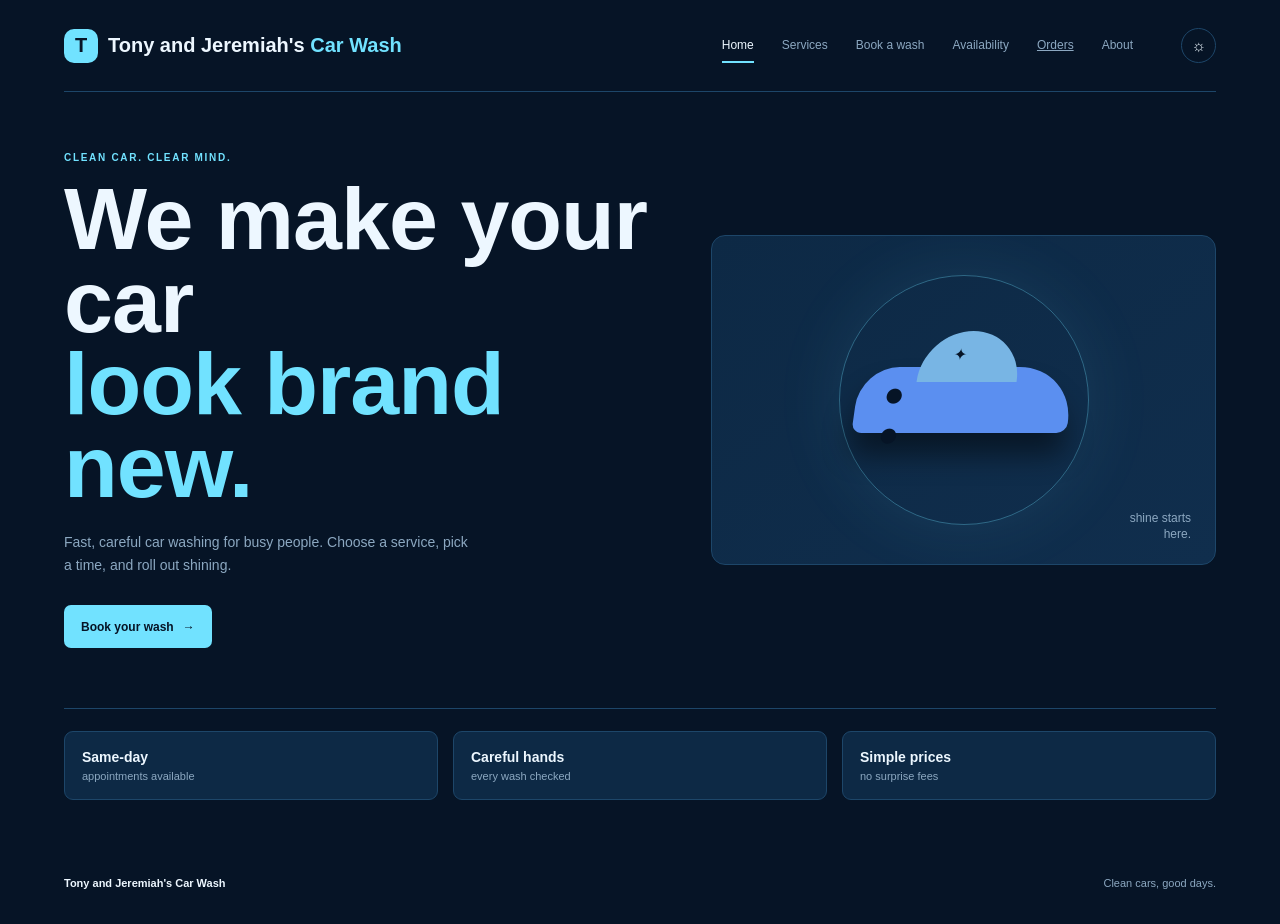
<file: index.html>
<!DOCTYPE html>
<html lang="en">
<head>
  <meta charset="UTF-8">
  <meta http-equiv="refresh" content="0; url=page2.html">
  <title>Jeremiah Car Washing</title>
</head>
<body>
  <p>Opening Jeremiah Car Washing...</p>
  <script>window.location.replace('page2.html');</script>
</body>
</html>
</file>
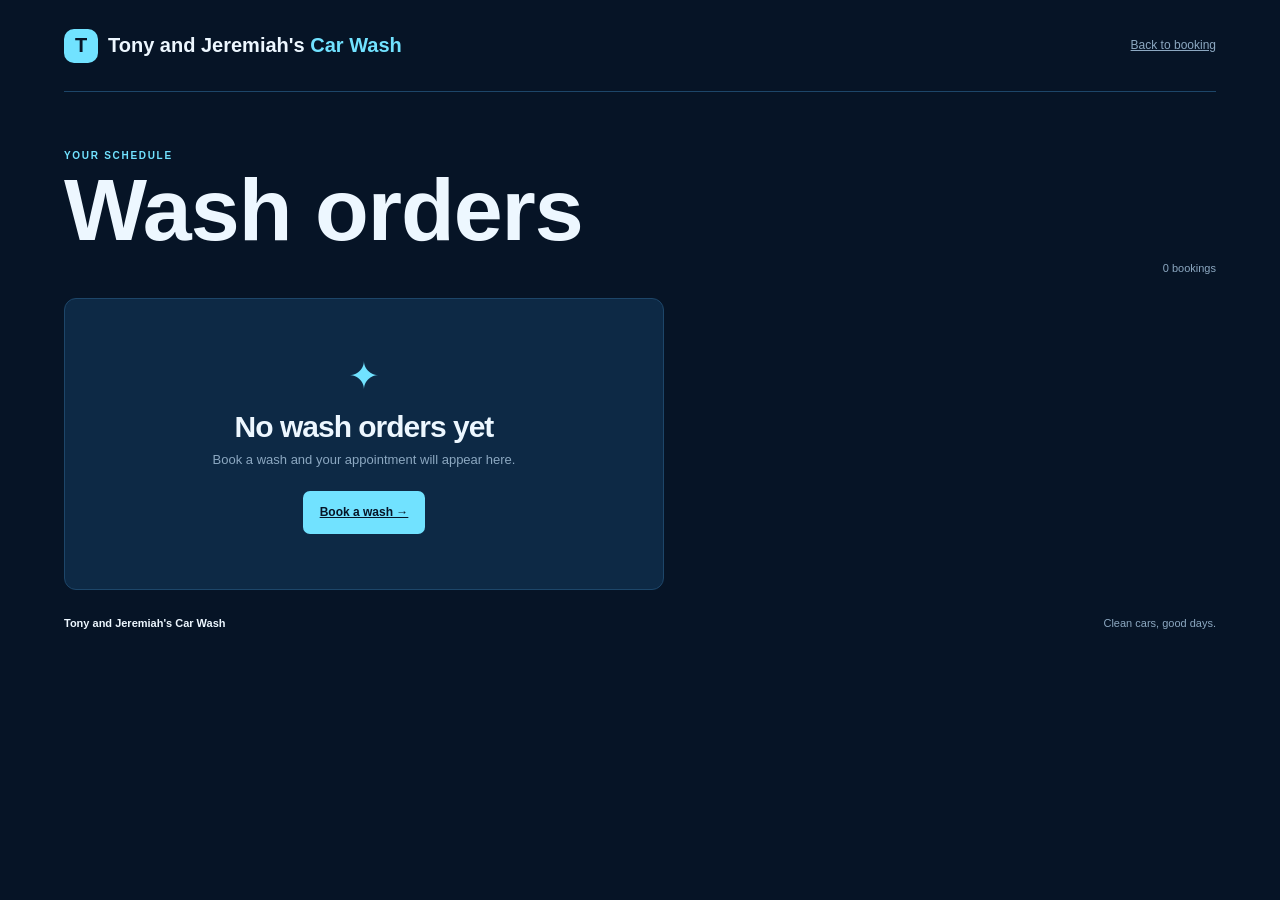
<file: orders.html>
<!DOCTYPE html>
<html lang="en">
<head>
  <meta charset="UTF-8">
  <meta name="viewport" content="width=device-width, initial-scale=1.0">
  <title>Orders | Tony and Jeremiah's Car Wash</title>
  <link rel="stylesheet" href="style.css">
</head>
<body>
  <div class="app-shell orders-shell">
    <header class="topbar"><a class="brand" href="page2.html"><span class="brand-mark">T</span><span>Tony and Jeremiah's <b>Car Wash</b></span></a><nav aria-label="Order navigation"><a class="nav-link" href="page2.html">Back to booking</a></nav></header>
    <main class="orders-main"><div class="section-heading"><div><p class="eyebrow">Your schedule</p><h1>Wash orders</h1></div><span id="order-count">0 bookings</span></div><div class="orders-list" id="orders-list"></div><footer><span>Tony and Jeremiah's Car Wash</span><span>Clean cars, good days.</span></footer></main>
  </div>
  <script src="orders.js"></script>
</body>
</html>
</file>
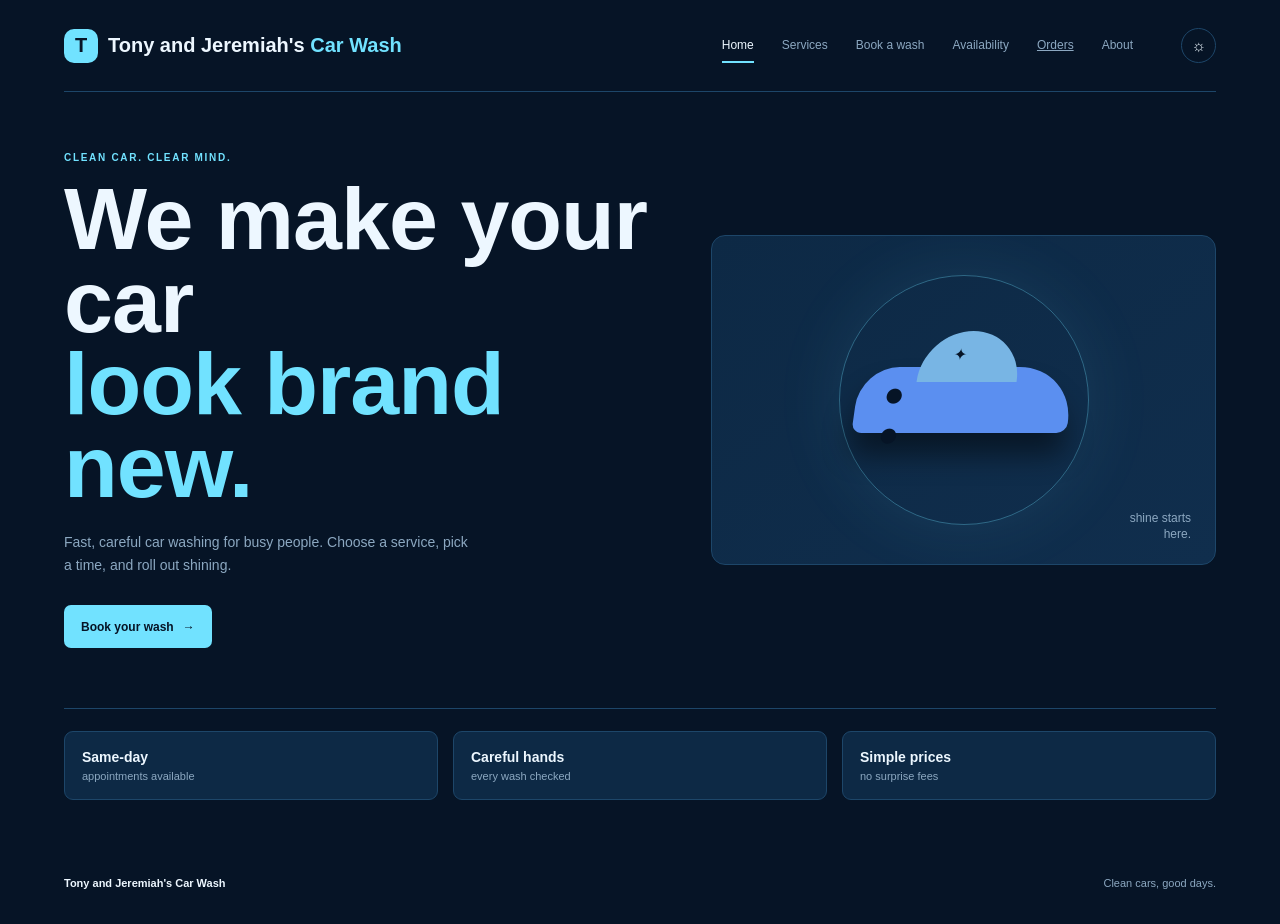
<file: page2.html>
<!DOCTYPE html>
<html lang="en">
<head>
  <meta charset="UTF-8">
  <meta name="viewport" content="width=device-width, initial-scale=1.0">
  <meta name="description" content="Tony and Jeremiah's Car Wash - easy car wash booking.">
  <title>Tony and Jeremiah's Car Wash</title>
  <link rel="stylesheet" href="style.css">
</head>
<body>
  <div class="app-shell">
    <header class="topbar"><a class="brand" href="page2.html"><span class="brand-mark">T</span><span>Tony and Jeremiah's <b>Car Wash</b></span></a><nav aria-label="Main navigation"><button class="nav-link active" data-view="home">Home</button><button class="nav-link" data-view="services">Services</button><button class="nav-link" data-view="book">Book a wash</button><button class="nav-link" data-view="availability">Availability</button><a class="nav-link order-link" href="orders.html">Orders</a><button class="nav-link" data-view="about">About</button></nav><button class="theme-toggle" id="theme-toggle" aria-label="Toggle light mode">☼</button></header>
    <main>
      <section class="hero" data-section="home"><div class="hero-copy"><p class="eyebrow">Clean car. Clear mind.</p><h1>We make your car<br><em>look brand new.</em></h1><p>Fast, careful car washing for busy people. Choose a service, pick a time, and roll out shining.</p><button class="primary-button" data-jump="book">Book your wash <span>→</span></button></div><div class="hero-art"><div class="sun"></div><div class="car-shape"><span>✦</span></div><p>shine starts<br>here.</p></div></section>
      <section class="trust-row" data-section="home"><div><strong>Same-day</strong><span>appointments available</span></div><div><strong>Careful hands</strong><span>every wash checked</span></div><div><strong>Simple prices</strong><span>no surprise fees</span></div></section>
      <section class="services-section" data-section="services" hidden><div class="section-heading"><div><p class="eyebrow">Pick your clean</p><h2>Our services</h2></div><span>Made to fit your day</span></div><div class="service-grid"><button class="service-card" data-service="Quick Shine" data-price="15"><span>01</span><strong>Quick Shine</strong><small>Exterior wash, rinse, and dry</small><b>$15</b></button><button class="service-card featured" data-service="Full Refresh" data-price="28"><span>02</span><strong>Full Refresh</strong><small>Exterior wash plus interior vacuum</small><b>$28</b></button><button class="service-card" data-service="Deep Clean" data-price="45"><span>03</span><strong>Deep Clean</strong><small>Full interior detail and exterior shine</small><b>$45</b></button><button class="service-card detailing-card" data-service="Car Detailing" data-price="60"><span>04</span><strong>Car Detailing</strong><small>Detailed wash, window cleaner, car vacuum, steamer, air freshener, exterior tire shine, plus one free air freshener</small><b>$60</b></button><button class="service-card" data-service="Inside Wash" data-price="20"><span>05</span><strong>Inside Wash</strong><small>Interior wipe-down, windows, and vacuum</small><b>$20</b></button><button class="service-card featured" data-service="Premium Wash" data-price="75"><span>06</span><strong>Premium Wash</strong><small>Foam wash, hand dry, wheels, tires, windows, vacuum, mats, steam touch-up, dashboard wipe, tire shine, and free air freshener</small><b>$75</b></button></div></section>
      <section class="availability-section" data-section="availability" hidden><div class="section-heading"><div><p class="eyebrow">Set your schedule</p><h2>When are you available?</h2></div><span id="availability-status">Saved on this device</span></div><div class="availability-card"><p>Turn on the days you accept car-wash appointments. Customers can only choose an open day.</p><div class="day-grid" id="day-grid"><label><input type="checkbox" data-day="1"><span>Monday</span><b>Open</b></label><label><input type="checkbox" data-day="2"><span>Tuesday</span><b>Open</b></label><label><input type="checkbox" data-day="3"><span>Wednesday</span><b>Open</b></label><label><input type="checkbox" data-day="4"><span>Thursday</span><b>Open</b></label><label><input type="checkbox" data-day="5"><span>Friday</span><b>Open</b></label><label><input type="checkbox" data-day="6"><span>Saturday</span><b>Open</b></label><label><input type="checkbox" data-day="0"><span>Sunday</span><b>Open</b></label></div></div></section>
      <section class="booking-section" data-section="book" hidden><div class="section-heading"><div><p class="eyebrow">Reserve your spot</p><h2>Book a wash</h2></div><span id="booking-status">Ready when you are</span></div><div class="booking-grid"><form class="booking-form" id="booking-form"><label>Your name<input id="customer-name" required placeholder="Your name"></label><label>Wash address<input id="wash-address" required placeholder="Street address, city"></label><label>Car type<select id="car-type"><option>Car</option><option>SUV</option><option>Truck</option><option>Van</option></select></label><label>Choose a service<select id="service-select"><option value="Quick Shine|15">Quick Shine - $15</option><option value="Full Refresh|28">Full Refresh - $28</option><option value="Deep Clean|45">Deep Clean - $45</option><option value="Car Detailing|60">Car Detailing - $60</option><option value="Inside Wash|20">Inside Wash - $20</option><option value="Premium Wash|75">Premium Wash - $75</option></select></label><label>Pick a date<input id="wash-date" type="date" required></label><label>Pick a time<select id="wash-time"><option>9:00 AM</option><option>10:30 AM</option><option>12:00 PM</option><option>1:30 PM</option><option>3:00 PM</option><option>4:30 PM</option></select></label><label>How will you pay?<select id="payment-method"><option>Cash App</option><option>Apple Pay</option><option>Cash at wash</option><option>Card via Stripe</option></select></label><button class="primary-button" type="submit">Confirm booking <span>→</span></button></form><aside class="booking-summary"><p class="eyebrow">Your appointment</p><div class="summary-icon">✦</div><h3 id="summary-service">Quick Shine</h3><p id="summary-details">Choose a date and time for your wash.</p><strong id="summary-price">$15</strong></aside></div></section>
      <section class="about-section" data-section="about" hidden><div class="about-card"><p class="eyebrow">The Tony and Jeremiah standard</p><h2>Small details.<br><em>Big shine.</em></h2><p>Tony and Jeremiah's Car Wash is built around straightforward service, respectful care, and a car you feel good driving home.</p><div class="about-points"><span>✓ Friendly service</span><span>✓ Clean finish</span><span>✓ Easy booking</span></div><button class="primary-button" data-jump="book">Book a wash <span>→</span></button></div></section>
    </main><footer><span>Tony and Jeremiah's Car Wash</span><span>Clean cars, good days.</span></footer>
  </div><script src="script.js"></script>
</body>
</html>
</file>
<file: style.css>
:root { --ink: #edf7ff; --muted: #8ca8c1; --paper: #061426; --cream: #0d2945; --line: #1d4669; --lime: #71e2ff; --coral: #5b8ff0; }
* { box-sizing: border-box; }
body { margin: 0; color: var(--ink); background: var(--paper); font-family: "Trebuchet MS", sans-serif; }
button, input, select { font: inherit; } button { cursor: pointer; } [hidden] { display: none !important; }
.app-shell { max-width: 1440px; margin: auto; padding: 0 5vw; overflow: hidden; }.topbar { min-height: 92px; display: flex; align-items: center; gap: 48px; border-bottom: 1px solid var(--line); }.brand { display: flex; align-items: center; gap: 10px; color: var(--ink); font-size: 20px; font-weight: 700; text-decoration: none; white-space: nowrap; }.brand b { color: var(--lime); }.brand-mark { display: grid; place-items: center; width: 34px; height: 34px; color: var(--paper); background: var(--lime); border-radius: 10px; }.topbar nav { display: flex; gap: 28px; margin-left: auto; }.nav-link { padding: 9px 0; color: var(--muted); background: transparent; border: 0; border-bottom: 2px solid transparent; font-size: 12px; }.nav-link:hover, .nav-link.active { color: var(--ink); border-color: var(--lime); }.theme-toggle { width: 35px; height: 35px; color: var(--ink); background: transparent; border: 1px solid var(--line); border-radius: 50%; }
.eyebrow { margin: 0 0 15px; color: var(--lime); font-size: 10px; font-weight: 700; letter-spacing: 1.7px; text-transform: uppercase; } h1, h2, h3, p { margin-top: 0; } h1, h2, h3 { letter-spacing: -1px; } h1 { margin-bottom: 22px; font-size: clamp(48px, 7vw, 88px); line-height: .94; } h2 { margin-bottom: 15px; font-size: clamp(36px, 5vw, 62px); line-height: .96; } h1 em, h2 em { color: var(--lime); font-style: normal; }
.hero { min-height: 465px; display: grid; grid-template-columns: 1.1fr .9fr; align-items: center; gap: 30px; border-bottom: 1px solid var(--line); }.hero-copy { padding: 60px 0; }.hero-copy > p:not(.eyebrow) { max-width: 405px; margin: 0 0 28px; color: var(--muted); line-height: 1.65; font-size: 14px; }.primary-button { display: inline-flex; align-items: center; justify-content: center; gap: 9px; min-height: 43px; padding: 0 17px; border: 0; border-radius: 7px; color: var(--paper); background: var(--lime); font-size: 12px; font-weight: 700; transition: .2s; }.primary-button:hover { background: #a8eeff; transform: translateY(-2px); }.hero-art { position: relative; display: grid; place-items: center; height: 330px; overflow: hidden; background: linear-gradient(145deg, var(--cream), #102e4d); border: 1px solid var(--line); border-radius: 14px; }.sun { position: absolute; width: 250px; height: 250px; border: 1px solid #71e2ff55; border-radius: 50%; box-shadow: 0 0 70px #71e2ff18; }.car-shape { position: relative; width: 215px; height: 66px; background: var(--coral); border-radius: 70px 100px 18px 18px; box-shadow: 0 22px 28px #0007; transform: skew(-8deg); }.car-shape:before { content: ''; position: absolute; top: -36px; left: 58px; width: 100px; height: 51px; background: #78b5e4; border-radius: 70px 70px 0 0; }.car-shape:after { content: '●     ●'; position: absolute; bottom: -21px; left: 27px; color: var(--paper); font-size: 35px; letter-spacing: 58px; }.car-shape span { position: absolute; z-index: 1; top: -22px; left: 91px; color: var(--paper); }.hero-art p { position: absolute; right: 24px; bottom: 10px; color: var(--muted); font-size: 12px; line-height: 1.35; text-align: right; }
.trust-row { display: grid; grid-template-columns: repeat(3, 1fr); gap: 15px; padding: 22px 0 50px; }.trust-row div { padding: 17px; background: var(--cream); border: 1px solid var(--line); border-radius: 9px; }.trust-row strong, .trust-row span { display: block; }.trust-row strong { margin-bottom: 5px; font-size: 14px; }.trust-row span, .section-heading > span { color: var(--muted); font-size: 11px; }
.services-section, .booking-section, .about-section { padding: 54px 0; border-bottom: 1px solid var(--line); }.section-heading { display: flex; align-items: end; justify-content: space-between; margin-bottom: 24px; }.section-heading .eyebrow { margin-bottom: 8px; }.service-grid { display: grid; grid-template-columns: repeat(3, 1fr); gap: 15px; }.service-card { min-height: 205px; padding: 22px; color: var(--ink); background: var(--cream); border: 1px solid var(--line); border-radius: 10px; text-align: left; transition: .2s; }.service-card:hover, .service-card.featured { border-color: var(--lime); transform: translateY(-3px); }.service-card > span { color: var(--lime); font-size: 11px; }.service-card strong, .service-card small, .service-card b { display: block; }.service-card strong { margin: 45px 0 8px; font-size: 20px; }.service-card small { color: var(--muted); font-size: 11px; }.service-card b { margin-top: 18px; color: var(--lime); }
.booking-grid { display: grid; grid-template-columns: 1.1fr .9fr; gap: 22px; }.booking-form { display: grid; grid-template-columns: 1fr 1fr; gap: 15px; padding: 24px; background: var(--cream); border: 1px solid var(--line); border-radius: 11px; }.booking-form label { color: var(--muted); font-size: 11px; }.booking-form input, .booking-form select { display: block; width: 100%; margin-top: 7px; padding: 12px; color: var(--ink); background: var(--paper); border: 1px solid var(--line); border-radius: 7px; outline: 0; }.booking-form input:focus, .booking-form select:focus { border-color: var(--lime); }.booking-form .primary-button { grid-column: 1 / -1; margin-top: 5px; }.booking-summary, .about-card { padding: 30px; background: linear-gradient(145deg, #123b61, #0a2038); border: 1px solid var(--line); border-radius: 11px; }.summary-icon { display: grid; place-items: center; width: 48px; height: 48px; margin: 30px 0 18px; color: var(--paper); background: var(--lime); border-radius: 14px; }.booking-summary h3 { margin-bottom: 10px; font-size: 22px; }.booking-summary p:not(.eyebrow), .about-card > p:not(.eyebrow) { color: var(--muted); line-height: 1.6; font-size: 13px; }.booking-summary > strong { display: block; margin-top: 25px; color: var(--lime); font-size: 28px; }.about-card { max-width: 760px; }.about-card > p:not(.eyebrow) { max-width: 500px; margin: 23px 0; }.about-points { display: flex; flex-wrap: wrap; gap: 10px 25px; margin-bottom: 25px; color: var(--lime); font-size: 12px; }footer { display: flex; justify-content: space-between; padding: 27px 0 35px; color: var(--muted); font-size: 11px; }footer span:first-child { color: var(--ink); font-weight: 700; }body.light-mode { --ink: #102b47; --muted: #607992; --paper: #edf6fc; --cream: #fff; --line: #c8dae9; --lime: #208eaf; --coral: #386bb5; }
.availability-section { padding: 54px 0; border-bottom: 1px solid var(--line); }.availability-card { max-width: 760px; padding: 24px; background: var(--cream); border: 1px solid var(--line); border-radius: 11px; }.availability-card > p { margin-bottom: 22px; color: var(--muted); font-size: 13px; }.day-grid { display: grid; grid-template-columns: repeat(2, 1fr); gap: 9px; }.day-grid label { display: flex; align-items: center; gap: 11px; padding: 14px; color: var(--ink); background: var(--paper); border: 1px solid var(--line); border-radius: 7px; font-size: 13px; }.day-grid label:has(input:checked) { border-color: var(--lime); }.day-grid label.closed { color: var(--muted); opacity: .65; }.day-grid input { accent-color: var(--lime); }.day-grid b { margin-left: auto; color: var(--lime); font-size: 10px; font-weight: 700; text-transform: uppercase; }.day-grid label.closed b { color: var(--muted); }
@media (max-width: 800px) { .app-shell { padding: 0 20px; }.topbar { gap: 18px; flex-wrap: wrap; padding: 16px 0; }.topbar nav { order: 3; width: 100%; margin-left: 0; gap: 20px; overflow-x: auto; }.hero, .booking-grid { grid-template-columns: 1fr; }.hero { padding: 35px 0; }.hero-art { height: 270px; }.service-grid { grid-template-columns: 1fr; }.service-card { min-height: 160px; }.service-card strong { margin-top: 25px; }.booking-form { grid-template-columns: 1fr; }.booking-form .primary-button { grid-column: auto; }}
@media (max-width: 470px) { h1 { font-size: 47px; }.trust-row { grid-template-columns: 1fr; }.section-heading { align-items: start; }.section-heading > span { margin-top: 8px; }footer { gap: 15px; }}
.orders-shell { min-height: 100vh; }.orders-main { padding: 58px 0; }.orders-list { display: grid; gap: 14px; max-width: 850px; }.order-card { display: flex; gap: 18px; padding: 23px; background: var(--cream); border: 1px solid var(--line); border-radius: 11px; }.order-icon { display: grid; place-items: center; width: 44px; height: 44px; flex: 0 0 auto; color: var(--paper); background: var(--lime); border-radius: 13px; }.order-main { width: 100%; }.order-top { display: flex; justify-content: space-between; gap: 20px; }.order-top .eyebrow { margin-bottom: 7px; }.order-top h2 { margin: 0; font-size: 25px; }.order-top > strong { color: var(--lime); font-size: 24px; }.order-customer { margin: 8px 0 17px; color: var(--muted); font-size: 12px; }.order-details { display: flex; gap: 45px; padding-top: 15px; border-top: 1px solid var(--line); color: var(--muted); font-size: 12px; line-height: 1.6; }.order-details b { display: block; color: var(--ink); font-size: 10px; letter-spacing: 1px; text-transform: uppercase; }.empty-orders { max-width: 600px; padding: 55px 30px; background: var(--cream); border: 1px solid var(--line); border-radius: 12px; text-align: center; }.empty-orders > span { color: var(--lime); font-size: 38px; }.empty-orders h2 { margin: 15px 0 10px; font-size: 30px; }.empty-orders p { margin-bottom: 24px; color: var(--muted); font-size: 13px; }
.cancel-order { margin-top: 17px; padding: 8px 11px; color: #ff9da8; background: transparent; border: 1px solid #ff9da855; border-radius: 6px; font-size: 11px; }.cancel-order:hover { color: var(--ink); background: #ff829022; border-color: #ff9da8; }
</file>
